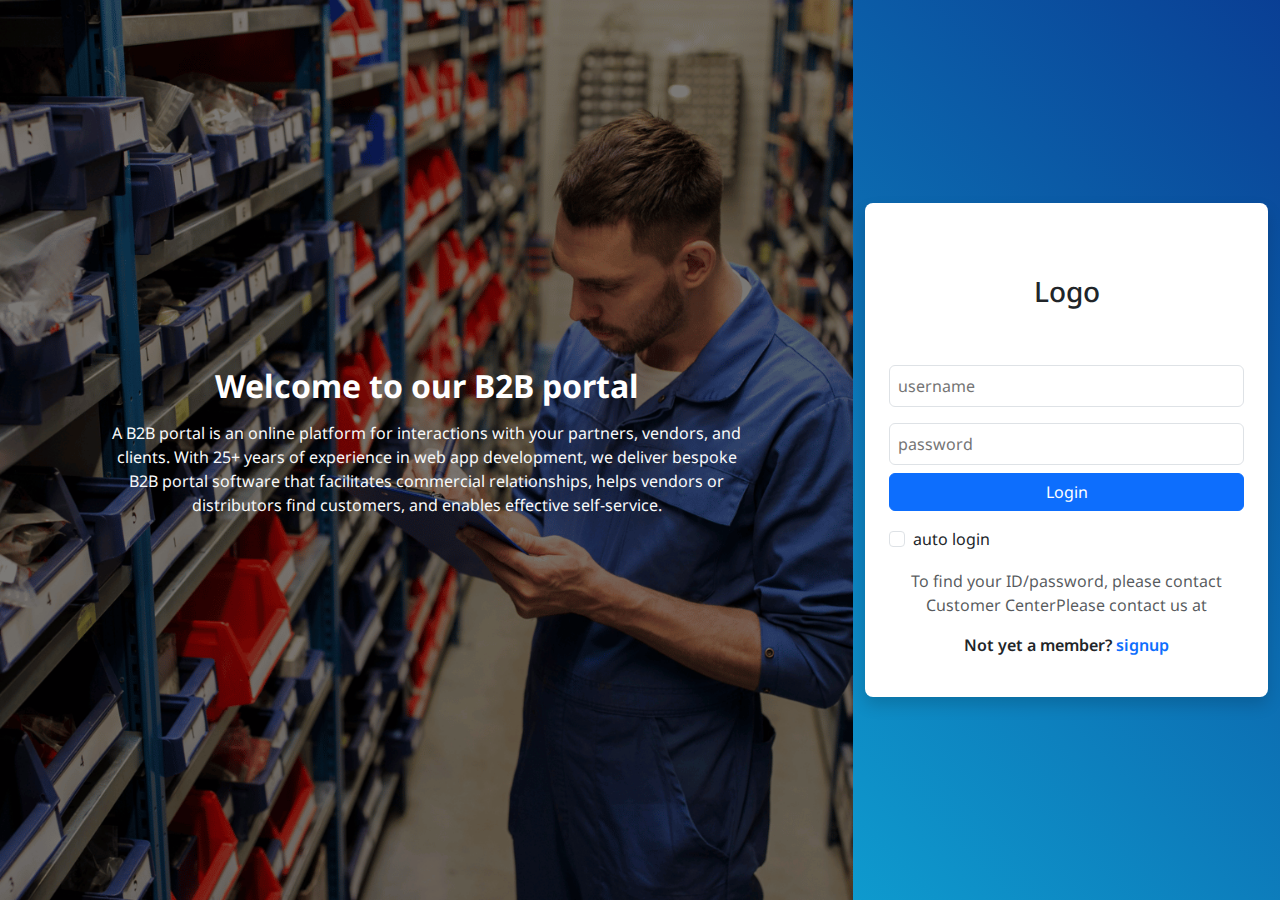
<file: login.html>
<!doctype html>
<html lang="en">
  <head>
    <meta charset="utf-8">
    <meta name="viewport" content="width=device-width, initial-scale=1">
    <title>Login</title>
    <link rel="stylesheet" href="https://cdnjs.cloudflare.com/ajax/libs/font-awesome/6.7.2/css/all.min.css"
    integrity="sha512-Evv84Mr4kqVGRNSgIGL/F/aIDqQb7xQ2vcrdIwxfjThSH8CSR7PBEakCr51Ck+w+/U6swU2Im1vVX0SVk9ABhg=="
    crossorigin="anonymous" referrerpolicy="no-referrer" />
    <link href="https://cdn.jsdelivr.net/npm/bootstrap@5.3.3/dist/css/bootstrap.min.css" rel="stylesheet" integrity="sha384-QWTKZyjpPEjISv5WaRU9OFeRpok6YctnYmDr5pNlyT2bRjXh0JMhjY6hW+ALEwIH" crossorigin="anonymous">
    <link rel="stylesheet" href="assets/css/style.css">
    <style>
        form label {display: none;}
    </style>
</head>
  <body>
    <div class="login-page container-fluid">
        <div class="row">
            <div class="col-md-8 d-flex login-left flex-column gap-2 vh-100 align-items-center justify-content-center">
                <h2 class="text-center fw-bold text-white w-100 mt-5  mt-md-0">Welcome to our B2B portal</h2>
                <p class="text-center text-light px-md-5 mx-md-5">A B2B portal is an online platform for interactions with your partners, vendors, and clients. With 25+ years of experience in web app development, we deliver bespoke B2B portal software that facilitates commercial relationships, helps vendors or distributors find customers, and enables effective self-service.</p>               
            </div>
            <div class="col-md-4 d-flex flex-column gap-2 vh-100 align-items-center justify-content-center">
                 
                <div class="">
                    <div class="shadow bg-white rounded-3 p-4 d-flex flex-column align-items-center justify-content-center">
                        <h3 class="my-5 my-lg-5">Logo</h3>
                        <input placeholder="username" type="text" class="w-100 p-2 my-2 border rounded-2">
                        <input placeholder="password" type="password" class="w-100 my-2 p-2 border rounded-2">
                        <a href="" class="btn w-100 btn-primary">Login</a>
                        <div class="d-flex mt-3 w-100">
                            <div class="form-check">
                                <input class="form-check-input" type="checkbox" id="gridCheck1">
                                <label class="form-check-label" for="gridCheck1">
                                auto login
                                </label>
                            </div>
                        </div>
                        <p class="text-muted text-center w-100 my-3">
                            To find your ID/password, please contact Customer CenterPlease contact us at
                        </p>
                        <p class=" fw-semibold">Not yet a member? <a class="text-decoration-none" href="signup.html">signup</a></p>
                    </div>
                 </div>
            </div>
        </div>
    </div>
    <script src="https://cdn.jsdelivr.net/npm/bootstrap@5.3.3/dist/js/bootstrap.bundle.min.js" integrity="sha384-YvpcrYf0tY3lHB60NNkmXc5s9fDVZLESaAA55NDzOxhy9GkcIdslK1eN7N6jIeHz" crossorigin="anonymous"></script>
  </body>
</html>
</file>
<file: assets/css/style.css>
@import url('https://fonts.googleapis.com/css2?family=Inter:ital,opsz,wght@0,14..32,100..900;1,14..32,100..900&family=Noto+Sans+KR:wght@100..900&family=Noto+Sans:ital,wght@0,100..900;1,100..900&family=Noto+Serif+KR:wght@200..900&family=Oswald:wght@200..700&display=swap');


.primary-color {
    color: #0194FE;
}

body {
    font-family: "Noto Sans", serif;
    font-optical-sizing: auto;
    background-size: cover;
    background-position: center;
    background: hsla(217, 88%, 31%, 1);
    background: linear-gradient(225deg, hsla(217, 88%, 31%, 1) 0%, hsla(188, 90%, 51%, 1) 100%);
}
body .carousel-caption{
    top: 50%;
    left: 50%;
    transform: translate(-50%,-50%);
}

.navbar {
  background: #000;
  background: radial-gradient(circle, rgb(0, 0, 0) 0%, rgba(0,0,0,1) 100%);
}
.navbar .brand p {color: rgb(196, 143, 11) !important;}
.navbar h6 a {color: rgb(196, 143, 11) !important;}
.navbar .brand img {max-width: 50px;}

.hero-section {
    height: 58vh;
    background-image: url("../img/hero-bg.png");
    background-position: center center;
    background-repeat: no-repeat;
    background-size: cover;
}

img {width: 100%;max-width: 100%;}

.our-brand img {
    max-width: 75%;
}

a {text-decoration: none;}

.login-left {
    background: url("../img/banner-bg.png");
    background-repeat: no-repeat;
    background-size: cover;
    background-position: center;
}

.slick-slider img { height: 40px; }

.whatapp-widget {
  bottom: 12px;
  right: 12px;
  animation: zoom-in-zoom-out 3s ease-out infinite;
}
.whatapp-widget i::before{
 font-size: 32px;
}

.slick-arrow::before {
  color: rgb(238, 188, 61);
}

@keyframes zoom-in-zoom-out {
  0% {
    transform: scale(1, 1);
  }
  50% {
    transform: scale(1.1, 1.1);
  }
  100% {
    transform: scale(1, 1);
  }
}

@media(min-width:1024px) {
  .hero-section h1 {max-width: 60%;text-shadow: rgb(228, 178, 13) 2px 1px;}
  .hero-section p { max-width: 78%;}
  .whatapp-widget {
    bottom: 32px;
    right: 32px;
  }
  .whatapp-widget {
    bottom: 32px;
    right: 32px;
  }
  .whatapp-widget i::before{
   font-size: 48px;
  }
  
}
@media(max-width:575px){
  .slick-slider img {height: 50px;}
  .hero-section {
      height: auto;
  }
  .navbar .brand img{max-width: 68px;}
}
</file>
